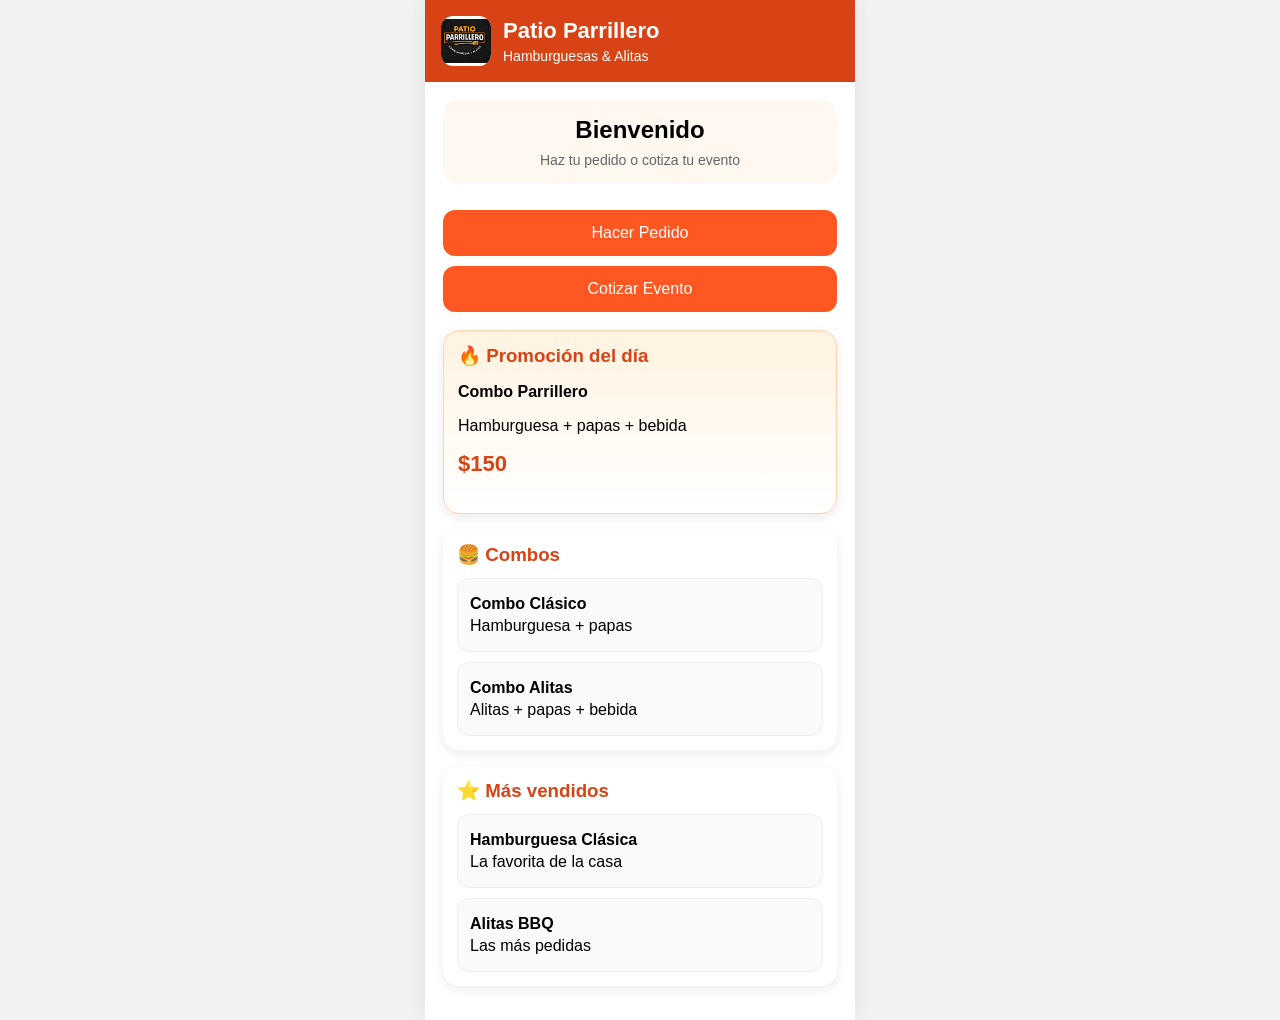
<file: PatioParrilleroApp/Index.html>
<!DOCTYPE html>
<html lang="es">
<head>
  <meta charset="UTF-8">
  <meta name="viewport" content="width=device-width, initial-scale=1.0">
  <title>Patio Parrillero</title>
  <link rel="stylesheet" href="style.css">
</head>
<body>

  <div class="app-wrapper">

    <header class="header-app">
      <div class="logo-app">
        <img src="img/logo.jpeg" alt="Logo Patio Parrillero" class="logo-img">
      </div>

      <div>
        <h1>Patio Parrillero</h1>
        <p>Hamburguesas & Alitas</p>
      </div>
    </header>

    <div class="container">

      <div class="welcome-box">
        <h2>Bienvenido</h2>
        <p>Haz tu pedido o cotiza tu evento</p>
      </div>

      <div class="home-actions">
        <a href="menu.html">
          <button class="button">Hacer Pedido</button>
        </a>

        <a href="cotizacion.html">
          <button class="button">Cotizar Evento</button>
        </a>
      </div>

      <div class="home-section promo-day">
        <h3>🔥 Promoción del día</h3>
        <p><strong>Combo Parrillero</strong></p>
        <p>Hamburguesa + papas + bebida</p>
        <p class="promo-price">$150</p>
      </div>

      <div class="home-section">
        <h3>🍔 Combos</h3>

        <div class="mini-card">
          <p><strong>Combo Clásico</strong></p>
          <p>Hamburguesa + papas</p>
        </div>

        <div class="mini-card">
          <p><strong>Combo Alitas</strong></p>
          <p>Alitas + papas + bebida</p>
        </div>
      </div>

      <div class="home-section">
        <h3>⭐ Más vendidos</h3>

        <div class="mini-card">
          <p><strong>Hamburguesa Clásica</strong></p>
          <p>La favorita de la casa</p>
        </div>

        <div class="mini-card">
          <p><strong>Alitas BBQ</strong></p>
          <p>Las más pedidas</p>
        </div>
      </div>

    </div>

  </div>

</body>
</html>
</file>
<file: PatioParrilleroApp/style.css>
body {
  font-family: Arial, sans-serif;
  background: #f2f2f2;
  margin: 0;
  padding: 0;
}

.app-wrapper {
  max-width: 430px;
  margin: 0 auto;
  min-height: 100vh;
  background: white;
  box-shadow: 0 0 20px rgba(0, 0, 0, 0.08);
}

.header-app {
  display: flex;
  align-items: center;
  gap: 12px;
  background: #d84315;
  color: white;
  padding: 16px;
}

.logo-app {
  width: 50px;
  height: 50px;
  display: flex;
  align-items: center;
  justify-content: center;
  overflow: hidden;
  border-radius: 12px;
  background: white;
}

.logo-img {
  max-width: 100%;
  max-height: 100%;
  object-fit: contain;
  display: block;
}

.header-app h1 {
  font-size: 22px;
  margin: 0;
}

.header-app p {
  margin: 4px 0 0 0;
  font-size: 14px;
}

.container {
  padding: 18px;
}

.button {
  background: #ff5722;
  color: white;
  border: none;
  padding: 14px 16px;
  margin-top: 10px;
  font-size: 16px;
  border-radius: 12px;
  cursor: pointer;
  width: 100%;
}

.card {
  background: white;
  border-radius: 16px;
  padding: 14px;
  margin-bottom: 16px;
  box-shadow: 0 4px 12px rgba(0, 0, 0, 0.08);
  text-align: left;
}

.card img {
  width: 100%;
  height: 180px;
  object-fit: cover;
  border-radius: 12px;
}

input, select, textarea {
  width: 100%;
  padding: 14px;
  margin-top: 10px;
  border: 1px solid #ddd;
  border-radius: 12px;
  font-size: 15px;
  box-sizing: border-box;
}

.total-box {
  background: #fff3e0;
  padding: 14px;
  border-radius: 12px;
  font-weight: bold;
  margin: 14px 0;
}

.qty-buttons {
  display: flex;
  gap: 8px;
  margin-top: 10px;
}

.qty-buttons .button {
  width: auto;
  flex: 1;
  margin-top: 0;
}

.menu-grid{
  display:grid;
  grid-template-columns:1fr 1fr;
  gap:12px;
}

.menu-grid .card{
  padding:10px;
  border-radius:14px;
  text-align:center;
}

.menu-grid .card img{
  width:100%;
  height:110px;
  object-fit:cover;
  border-radius:10px;
}

.menu-grid h3{
  font-size:15px;
  margin:6px 0;
}

.menu-grid p{
  font-size:13px;
  margin:4px 0;
}

.menu-grid .button{
  font-size:13px;
  padding:8px;
}

.ticket-box {
  background: #fff8f0;
  border: 2px dashed #ffb38a;
  border-radius: 16px;
  padding: 16px;
  margin: 16px 0;
  box-shadow: 0 4px 10px rgba(0, 0, 0, 0.05);
}

.ticket-box h3 {
  margin: 0 0 12px 0;
  font-size: 18px;
  color: #d84315;
}

.ticket-line {
  display: flex;
  justify-content: space-between;
  align-items: center;
  font-size: 18px;
  font-weight: bold;
}
.ticket-box input,
.ticket-box select,
.ticket-box textarea {
  margin-bottom: 10px;
}

.ticket-box:last-child {
  margin-bottom: 0;
}
.cart-line{
  padding:12px 0;
  border-bottom:1px solid #eee;
}

.cart-top{
  display:flex;
  justify-content:space-between;
  align-items:center;
}

.cart-name{
  font-weight:600;
  font-size:15px;
}

.cart-controls{
  display:flex;
  align-items:center;
  gap:6px;
}

.cart-controls button{
  width:26px;
  height:26px;
  border:none;
  border-radius:6px;
  background:#ff5722;
  color:white;
  font-weight:bold;
  cursor:pointer;
}

.cart-delete{
  background:#e53935 !important;
}

.cart-bottom{
  font-size:14px;
  margin-top:4px;
  color:#555;
}
.bottom-nav{
  position: sticky;
  bottom: 0;
  display: flex;
  justify-content: space-around;
  background: white;
  border-top: 1px solid #eee;
  padding: 12px 0;
  margin-top: 20px;
}

.bottom-nav a{
  text-decoration: none;
  color: #d84315;
  font-weight: bold;
  font-size: 14px;
}

.bottom-nav{
  display:flex;
  justify-content:space-around;
  align-items:center;
  background:white;
  border-top:1px solid #eee;
  padding:12px 0;
  margin-top:20px;
  position:sticky;
  bottom:0;
}

.bottom-nav a{
  text-decoration:none;
  color:#d84315;
  font-weight:bold;
  font-size:14px;
}
.ticket-box textarea{
  width: 100%;
  min-height: 80px;
  padding: 12px;
  margin-top: 10px;
  border: 1px solid #ddd;
  border-radius: 12px;
  font-size: 14px;
  box-sizing: border-box;
  resize: none;
}
#bloqueTransferencia p,
#bloqueTarjeta p {
  margin: 8px 0;
  font-size: 14px;
}

#nombreArchivoPago {
  margin-top: 8px;
  font-size: 13px;
  color: #555;
}
.ticket-preview{
  background: white;
  color: black;
  padding: 16px;
  border: 1px dashed #999;
  border-radius: 12px;
  text-align: left;
  font-family: Arial, sans-serif;
}

.ticket-preview h2{
  text-align: center;
  margin: 0 0 10px 0;
  font-size: 20px;
}

.ticket-preview p,
.ticket-preview h3{
  margin: 6px 0;
  font-size: 14px;
}

.ticket-preview hr{
  border: none;
  border-top: 1px dashed #999;
  margin: 10px 0;
}
.welcome-box{
  background:#fff8f0;
  border-radius:16px;
  padding:16px;
  margin-bottom:16px;
  text-align:center;
}

.welcome-box h2{
  margin:0 0 8px 0;
}

.welcome-box p{
  margin:0;
  color:#666;
  font-size:14px;
}

.home-actions{
  margin-bottom:18px;
}

.home-section{
  background:white;
  border-radius:16px;
  padding:14px;
  margin-bottom:16px;
  box-shadow:0 4px 12px rgba(0,0,0,0.08);
}

.home-section h3{
  margin:0 0 12px 0;
  color:#d84315;
}

.promo-day{
  background:linear-gradient(180deg, #fff3e0 0%, #ffffff 100%);
  border:1px solid #ffd4b3;
}

.promo-price{
  font-size:22px;
  font-weight:bold;
  color:#d84315;
  margin-top:8px;
}

.mini-card{
  background:#fafafa;
  border-radius:12px;
  padding:12px;
  margin-top:10px;
  border:1px solid #eee;
}

.mini-card p{
  margin:4px 0;
}
.ticket-box h3{
  margin-top: 0;
  margin-bottom: 12px;
  color: #d84315;
}

.ticket-box textarea{
  width: 100%;
  min-height: 100px;
  padding: 12px;
  margin-top: 10px;
  border: 1px solid #ddd;
  border-radius: 12px;
  font-size: 14px;
  box-sizing: border-box;
  resize: none;
}
.menu-grid{
  display:grid;
  grid-template-columns:1fr 1fr;
  gap:12px;
}

.menu-grid .card{
  padding:10px;
  border-radius:14px;
  text-align:center;
}

.menu-grid .card img{
  width:100%;
  height:110px;
  object-fit:cover;
  border-radius:10px;
}

.menu-grid h3{
  font-size:15px;
  margin:6px 0;
}

.menu-grid p{
  font-size:13px;
  margin:4px 0;
}

.menu-grid .button{
  font-size:13px;
  padding:8px;
}
</file>
